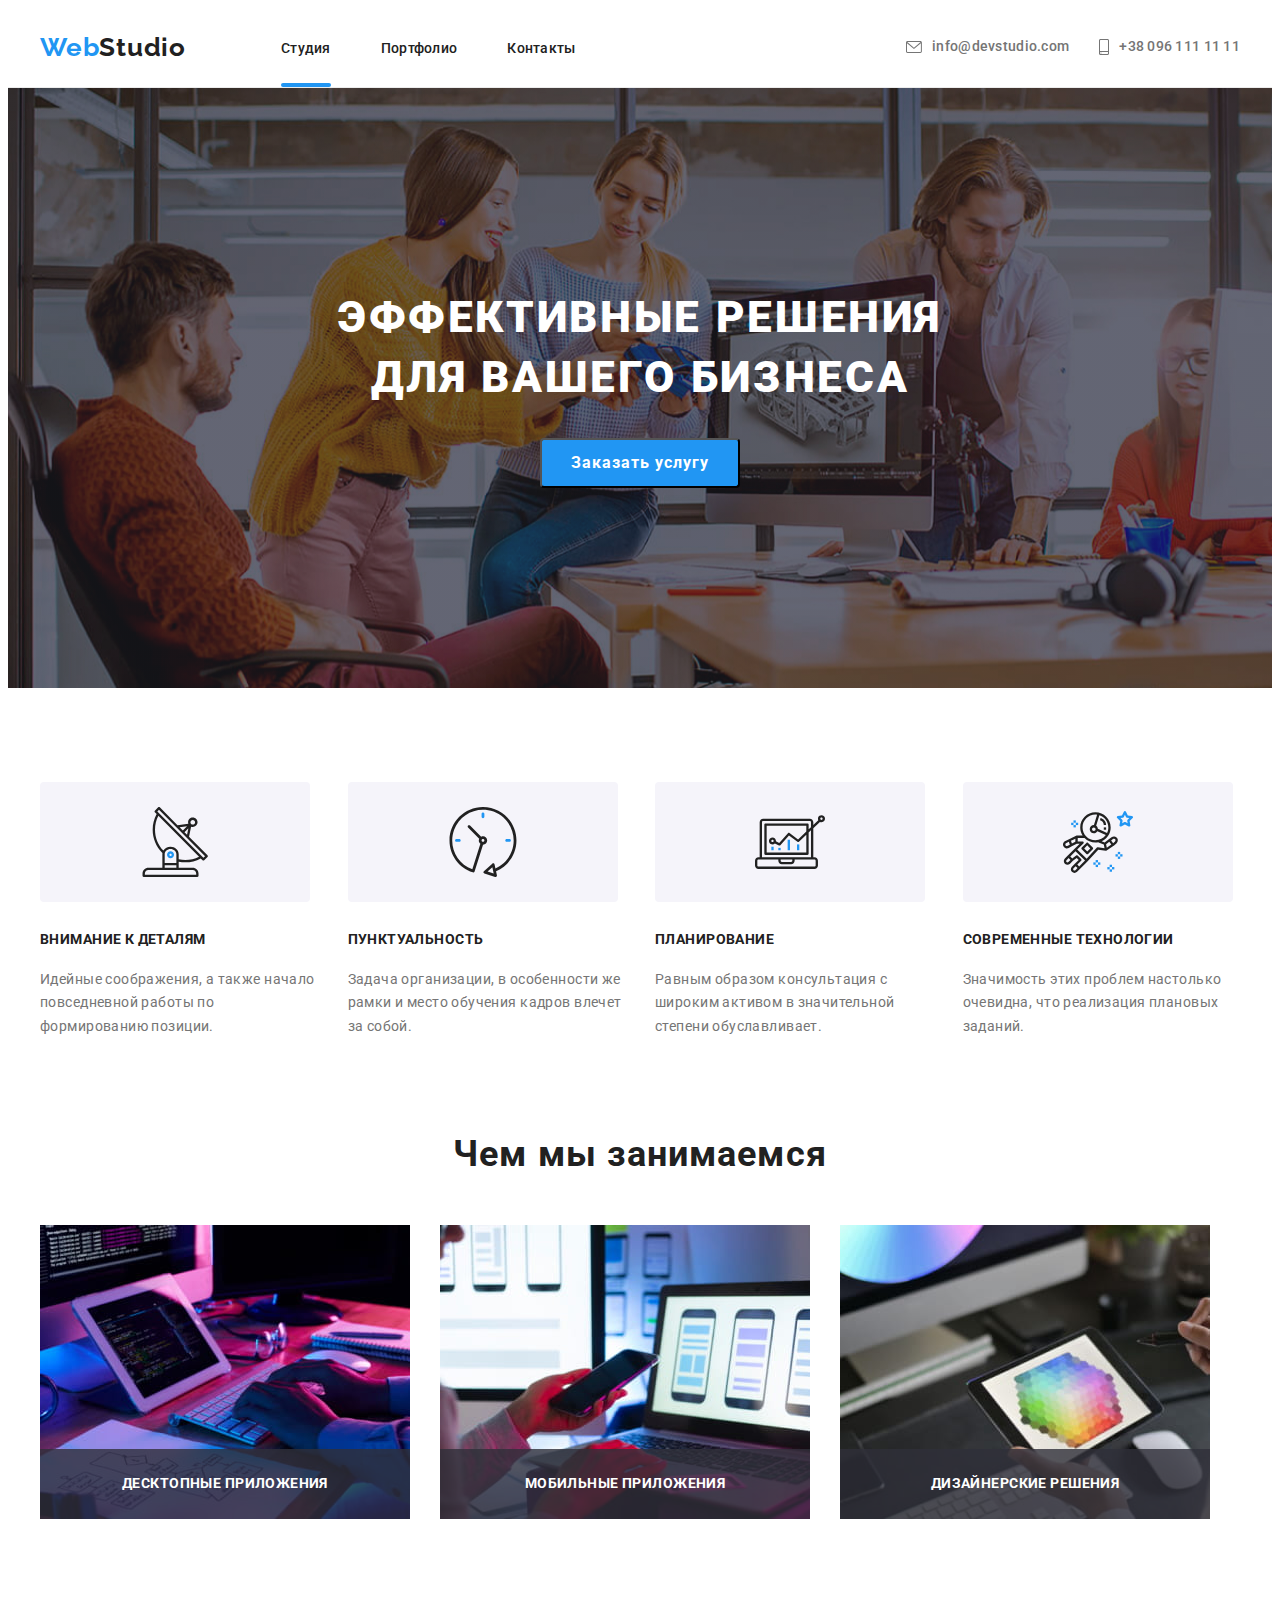
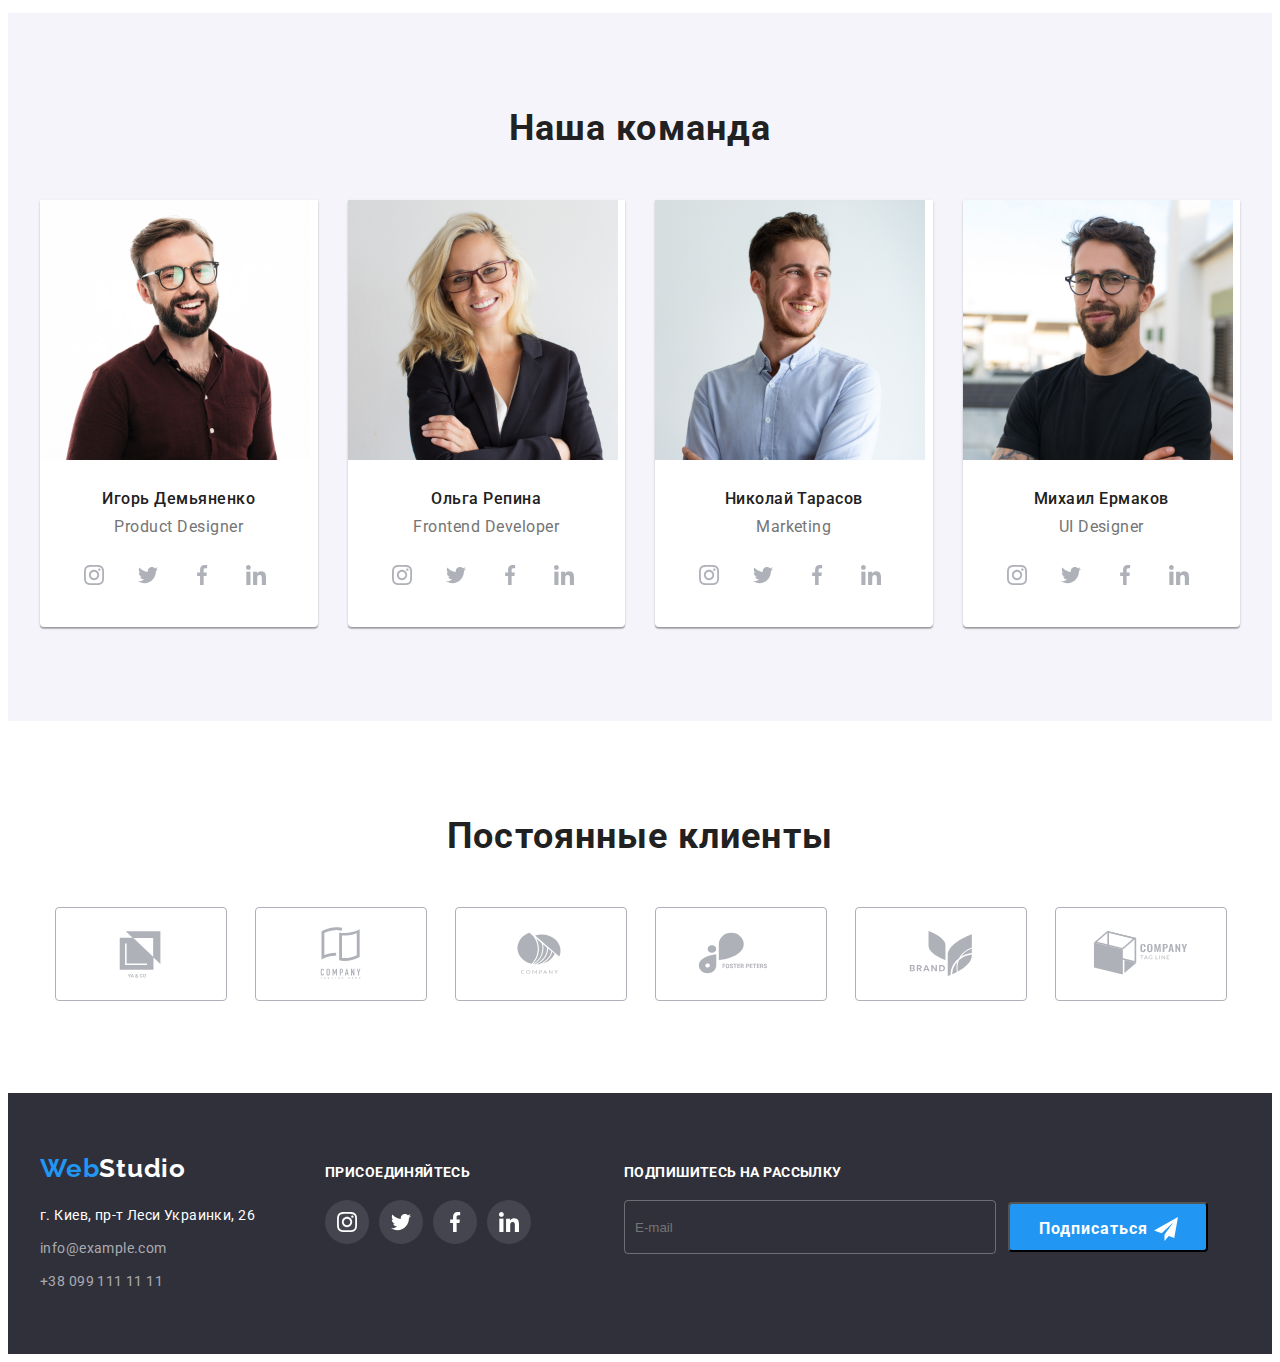
<file: index.html>
<!DOCTYPE html>
<html lang="ru">

<head>
    <meta charset="UTF-8">
    <meta http-equiv="X-UA-Compatible" content="IE=edge">
    <meta name="viewport" content="width=device-width, initial-scale=1.0">
    <title>Document</title>
    <link rel="preconnect" href="https://fonts.googleapis.com">
    <link rel="preconnect" href="https://fonts.gstatic.com" crossorigin>
    <link
        href="https://fonts.googleapis.com/css2?family=Raleway:wght@700&family=Roboto:wght@400;500;700;900&family=Tangerine:wght@700&display=swap"
        rel="stylesheet">
    <link rel="stylesheet" href="https://cdnjs.cloudflare.com/ajax/libs/modern-normalize/1.1.0/modern-normalize.min.css"
        integrity="sha512-wpPYUAdjBVSE4KJnH1VR1HeZfpl1ub8YT/NKx4PuQ5NmX2tKuGu6U/JRp5y+Y8XG2tV+wKQpNHVUX03MfMFn9Q=="
        crossorigin="anonymous" referrerpolicy="no-referrer" />
    <link rel="stylesheet" href="./css/styles.css">
</head>

<body>
    <header class="header-style">
        <div class="container header-container">
            <nav class="header-left">
                <a class="logo link" href=""><span class="logo-blue">Web</span>Studio</a>
                <ul class="menu list">
                    <li class="menu-list"><a class="link menu-item active-page" href="./index.html">Студия</a></li>
                    <li class="menu-list"><a class="link menu-item" href="./portfolio.html">Портфолио</a></li>
                    <li class="menu-list"><a class="link menu-item" href="">Контакты</a></li>
                </ul>
            </nav>
            <ul class="list contacts">
                <li class="list-contacts">
                    <a class="link contacts-item" href="mailto:info@devstudio.com">
                        <svg class="contacts-icon" width="16" height="12">
                            <use href="./images/symbol-defs.svg#icon-envelope-hover"></use>
                        </svg>
                        info@devstudio.com
                    </a>
                </li>
                <li class="list-contacts">
                    <a class="link contacts-item" href="tel:380961111111">
                        <svg class="contacts-icon" width="10" height="16">
                            <use href="./images/symbol-defs.svg#icon-smartphone"></use>
                        </svg>
                        +38 096 111 11 11</a>
                </li>
            </ul>
        </div>
    </header>
    <main>
        <section class="hero">
            <div class="container">
                <h1 class="title hero-title">Эффективные решения для вашего бизнеса</h1>
                <button class="hero-button" type="button" data-modal-open>Заказать услугу</button>
            </div>
        </section>
        <section class="benefits section">
            <div class="container">
                <h2 hidden>Наши особенности</h2>
                <ul class="list benefits-list">
                    <li class="benefits-item">
                        <div class="icon-container">
                            <svg class="benefits-icon">
                                <use href="./images/symbol-defs.svg#icon-group" width="70" height="70">
                                </use>
                            </svg>
                        </div>
                        <p class="benefits-text-title">Внимание к деталям</p>
                        <p class="benefits-item-text">Идейные соображения, а также начало повседневной работы по
                            формированию
                            позиции.</p>
                    </li>
                    <li class="benefits-item">
                        <div class="icon-container">
                            <svg class="benefits-icon">
                                <use href="./images/symbol-defs.svg#icon-clock" width="70" height="70">
                                </use>
                            </svg>
                        </div>
                        <p class="benefits-text-title">Пунктуальность</p>
                        <p class="benefits-item-text">Задача организации, в особенности же рамки и место обучения
                            кадров влечет
                            за собой.</p>
                    </li>
                    <li class="benefits-item">
                        <div class="icon-container">
                            <svg class="benefits-icon">
                                <use href="./images/symbol-defs.svg#icon-diagram" width="70" height="70">
                                </use>
                            </svg>
                        </div>
                        <p class="benefits-text-title">Планирование</p>
                        <p class="benefits-item-text">Равным образом консультация с широким активом в значительной
                            степени
                            обуславливает.</p>
                    </li>
                    <li class="benefits-item">
                        <div class="icon-container">
                            <svg class="benefits-icon">
                                <use href="./images/symbol-defs.svg#icon-astronaut" width="70" height="70">
                                </use>
                            </svg>
                        </div>
                        <p class="benefits-text-title">Современные технологии</p>
                        <p class="benefits-item-text">Значимость этих проблем настолько очевидна, что реализация
                            плановых
                            заданий.</p>
                    </li>
                </ul>
            </div>
        </section>
        <section class="what-we-do section">
            <div class="container">
                <h2 class="title what-we-do-title">Чем мы занимаемся</h2>
                <ul class="what-we-do-list list">
                    <li class="what-we-do-item">
                        <div class="what-we-do-div">
                            <img src="./images/box1.jpg" alt="печать на клавиатуре" width="370" height="294">
                            <p class="what-we-do-text">Десктопные приложения</p>
                        </div>
                    </li>
                    <li class="what-we-do-item">   
                        <div class="what-we-do-div">
                            <img src="./images/box2.jpg" alt="просмотр интерфейса телефонов" width="370" height="294">
                            <p class="what-we-do-text">Мобильные приложения</p>
                        </div>
                    </li>
                    <li class="what-we-do-item">
                            <div class="what-we-do-div">
                            <img src="./images/box3.jpg" alt="палитра цветов" width="370" height="294">
                                <p class="what-we-do-text">Дизайнерские решения</p>
                            </div>
                    </li>
                </ul>
            </div>
        </section>
        <section class="our-team section">
            <div class="container">
                <h2 class="title our-team-title">Наша команда</h2>
                <ul class="our-team-list list">
                    <li class="our-team-item">
                        <img src="./images/teammember1.jpg" alt="фото Игоря Демьяненко" width="270" height="260">
                        <div class="our-team-description">
                            <h3 class="title our-team-name">Игорь Демьяненко</h3>
                            <p class="our-team-text" lang="en">Product Designer</p>
                            <ul class="list social-list">
                                <li class="social-icon-list">
                                    <a class="link social-link" href="" target="_blank"
                                        rel="noopener noreferrer">
                                        <svg class="social-icon" width="20" height="20">
                                            <use href="./images/symbol-defs.svg#icon-instagram">
                                            </use>
                                        </svg>
                                    </a>
                                </li>
                                <li class="social-icon-list">
                                    <a class="link social-link" href="" target="_blank"
                                        rel="noopener noreferrer">
                                        <svg class="social-icon" width="20" height="20">
                                            <use href="./images/symbol-defs.svg#icon-twitter">
                                            </use>
                                        </svg>
                                    </a>
                                </li>
                                <li class="social-icon-list">
                                    <a class="link social-link" href="" target="_blank"
                                        rel="noopener noreferrer">
                                        <svg class="social-icon" width="20" height="20">
                                            <use href="./images/symbol-defs.svg#icon-facebook">
                                            </use>
                                        </svg>
                                    </a>
                                </li>
                                <li class="social-icon-list">
                                    <a class="link social-link" href="" target="_blank"
                                        rel="noopener noreferrer">
                                        <svg class="social-icon" width="20" height="20">
                                            <use href="./images/symbol-defs.svg#icon-linkedin">
                                            </use>
                                        </svg>
                                    </a>
                                </li>
                            </ul>
                        </div>
                    </li>

                    <li class="our-team-item">
                        <img src="./images/teammember2.jpg" alt="фото Ольги Репиной" width="270" height="260">
                        <div class="our-team-description">
                            <h3 class="title our-team-name">Ольга Репина</h3>
                            <p class="our-team-text" lang="en">Frontend Developer</p>
                            <ul class="list social-list">
                                <li class="social-icon-list">
                                    <a class="link social-link" href="" target="_blank"
                                        rel="noopener noreferrer">
                                        <svg class="social-icon" width="20" height="20">
                                            <use href="./images/symbol-defs.svg#icon-instagram">
                                            </use>
                                        </svg>
                                    </a>
                                </li>
                                <li class="social-icon-list">
                                    <a class="link social-link" href="" target="_blank"
                                        rel="noopener noreferrer">
                                        <svg class="social-icon" width="20" height="20">
                                            <use href="./images/symbol-defs.svg#icon-twitter">
                                            </use>
                                        </svg>
                                    </a>
                                </li>
                                <li class="social-icon-list">
                                    <a class="link social-link" href="" target="_blank"
                                        rel="noopener noreferrer">
                                        <svg class="social-icon" width="20" height="20">
                                            <use href="./images/symbol-defs.svg#icon-facebook">
                                            </use>
                                        </svg>
                                    </a>
                                </li>
                                <li class="social-icon-list">
                                    <a class="link social-link" href="" target="_blank"
                                        rel="noopener noreferrer">
                                        <svg class="social-icon" width="20" height="20">
                                            <use href="./images/symbol-defs.svg#icon-linkedin">
                                            </use>
                                        </svg>
                                    </a>
                                </li>
                            </ul>
                        </div>
                    </li>

                    <li class="our-team-item">
                        <img src="./images/teammember3.jpg" alt="фото Николая Тарасова" width="270" height="260">
                        <div class="our-team-description">
                            <h3 class="title our-team-name">Николай Тарасов</h3>
                            <p class="our-team-text" lang="en">Marketing</p>
                            <ul class="list social-list">
                                <li class="social-icon-list">
                                    <a class="link social-link" href="" target="_blank"
                                        rel="noopener noreferrer">
                                        <svg class="social-icon" width="20" height="20">
                                            <use href="./images/symbol-defs.svg#icon-instagram">
                                            </use>
                                        </svg>
                                    </a>
                                </li>
                                <li class="social-icon-list">
                                    <a class="link social-link" href="" target="_blank"
                                        rel="noopener noreferrer">
                                        <svg class="social-icon" width="20" height="20">
                                            <use href="./images/symbol-defs.svg#icon-twitter">
                                            </use>
                                        </svg>
                                    </a>
                                </li>
                                <li class="social-icon-list">
                                    <a class="link social-link" href="" target="_blank"
                                        rel="noopener noreferrer">
                                        <svg class="social-icon" width="20" height="20">
                                            <use href="./images/symbol-defs.svg#icon-facebook">
                                            </use>
                                        </svg>
                                    </a>
                                </li>
                                <li class="social-icon-list">
                                    <a class="link social-link" href="" target="_blank"
                                        rel="noopener noreferrer">
                                        <svg class="social-icon" width="20" height="20">
                                            <use href="./images/symbol-defs.svg#icon-linkedin">
                                            </use>
                                        </svg>
                                    </a>
                                </li>
                            </ul>
                        </div>
                    </li>

                    <li class="our-team-item">
                        <img src="./images/teammember4.jpg" alt="фото Михаила Ермакова" width="270" height="260">
                        <div class="our-team-description">
                            <h3 class="title our-team-name">Михаил Ермаков</h3>
                            <p class="our-team-text" lang="en">UI Designer</p>
                            <ul class="list social-list">
                                <li class="social-icon-list">
                                    <a class="link social-link" href="" target="_blank"
                                        rel="noopener noreferrer">
                                        <svg class="social-icon" width="20" height="20">
                                            <use href="./images/symbol-defs.svg#icon-instagram">
                                            </use>
                                        </svg>
                                    </a>
                                </li>
                                <li class="social-icon-list">
                                    <a class="link social-link" href="" target="_blank"
                                        rel="noopener noreferrer">
                                        <svg class="social-icon" width="20" height="20">
                                            <use href="./images/symbol-defs.svg#icon-twitter">
                                            </use>
                                        </svg>
                                    </a>
                                </li>
                                <li class="social-icon-list">
                                    <a class="link social-link" href="" target="_blank"
                                        rel="noopener noreferrer">
                                        <svg class="social-icon" width="20" height="20">
                                            <use href="./images/symbol-defs.svg#icon-facebook">
                                            </use>
                                        </svg>
                                    </a>
                                </li>
                                <li class="social-icon-list">
                                    <a class="link social-link" href="" target="_blank"
                                        rel="noopener noreferrer">
                                        <svg class="social-icon" width="20" height="20">
                                            <use href="./images/symbol-defs.svg#icon-linkedin">
                                            </use>
                                        </svg>
                                    </a>
                                </li>
                            </ul>
                        </div>
                </ul>
        </section>
        <section class="our-clients section">
            <div class="container">
                <h2 class="title our-clients-title">Постоянные клиенты</h2>
                <ul class="list our-clients-list">
                    <li class="our-clients-item">
                        <a class="link our-clients-link" href="" target="_blank"
                                        rel="noopener noreferrer">
                            <svg class="our-clients-icon">
                                <use href="./images/symbol-defs.svg#icon-first-logo" width="106" height="60">
                                </use>
                            </svg>
                        </a>
                    </li>
                    <li class="our-clients-item">
                        <a class="link our-clients-link" href="" target="_blank"
                                        rel="noopener noreferrer">
                            <svg class="our-clients-icon">
                                <use href="./images/symbol-defs.svg#icon-second-logo" width="106" height="60">
                                </use>
                            </svg>
                        </a>
                    </li>
                    <li class="our-clients-item">
                        <a class="link our-clients-link" href="" target="_blank"
                                        rel="noopener noreferrer">
                            <svg class="our-clients-icon">
                                <use href="./images/symbol-defs.svg#icon-third-logo" width="106" height="60">
                                </use>
                            </svg>
                        </a>
                    </li>
                    <li class="our-clients-item">
                        <a class="link our-clients-link" href="" target="_blank"
                                        rel="noopener noreferrer">
                            <svg class="our-clients-icon">
                                <use href="./images/symbol-defs.svg#icon-fourth-logo" width="106" height="60">
                                </use>
                            </svg>
                        </a>
                    </li>
                    <li class="our-clients-item">
                        <a class="link our-clients-link" href="" target="_blank"
                                        rel="noopener noreferrer">
                            <svg class="our-clients-icon">
                                <use href="./images/symbol-defs.svg#icon-fifth-logo" width="106" height="60">
                                </use>
                            </svg>
                        </a>
                    </li>
                    <li class="our-clients-item">
                        <a class="link our-clients-link" href="" target="_blank"
                                        rel="noopener noreferrer">
                            <svg class="our-clients-icon">
                                <use href="./images/symbol-defs.svg#icon-sixth-logo" width="106" height="60">
                                </use>
                            </svg>
                        </a>
                    </li>
                </ul>

            </div>
        </section>
        <footer class="footer-style">
            <div class="container">
                <div class="footer-container">
                    <div class="footer-left">
                        <div class="footer-logo">
                            <a class="logo link" href="" target="_blank"
                                        rel="noopener noreferrer"><span class="logo-blue">Web</span></span><span
                                    class="logo-white">Studio</span></a>
                        </div>
                        <address>
                            <ul class="address-list list">
                                <li class="address-address">
                                    <a class="link" href="https://goo.gl/maps/FMJH3Uk64QD2wsx58" target="_blank"
                                        rel="noopener noreferrer">г.
                                        Киев, пр-т Леси Украинки, 26</a>
                                </li>
                                <li class="address-item">
                                    <a class="link address-link" href="mailto:info@example.com" target="_blank"
                                        rel="noopener noreferrer">info@example.com</a>
                                </li>
                                <li class="address-item">
                                    <a class="link address-link" href="tel:+380991111111" target="_blank"
                                        rel="noopener noreferrer">+38 099 111 11 11</a>
                                </li>
                            </ul>
                        </address>
                    </div>
                    <div class="footer-right">
                        <h4 class="footer-title">присоединяйтесь</h4>
                        <ul class="list footer-icon-list">
                            <li class="footer-icon-item">
                                <a href="" class="footer-icon-link" target="_blank"
                                        rel="noopener noreferrer">
                                    <svg class="footer-icon" width="20" height="20">
                                        <use href="./images/symbol-defs.svg#icon-instagram">
                                        </use>
                                    </svg>
                                </a>
                            </li>
                            <li class="footer-icon-item">
                                <a href="" class="footer-icon-link" target="_blank"
                                        rel="noopener noreferrer">
                                    <svg class="footer-icon" width="20" height="20">
                                        <use href="./images/symbol-defs.svg#icon-twitter">
                                        </use>
                                    </svg>
                                </a>
                            </li>
                            <li class="footer-icon-item">
                                <a href="" class="footer-icon-link" target="_blank"
                                        rel="noopener noreferrer">
                                    <svg class="footer-icon" width="20" height="20">
                                        <use href="./images/symbol-defs.svg#icon-facebook">
                                        </use>
                                    </svg>
                                </a>
                            </li>
                            <li class="footer-icon-item">
                                <a href="" class="footer-icon-link" target="_blank"
                                        rel="noopener noreferrer">
                                    <svg class="footer-icon" width="20" height="20">
                                        <use href="./images/symbol-defs.svg#icon-linkedin">
                                        </use>
                                    </svg>
                                </a>
                            </li>
                        </ul>
                    </div>
                    <div class="footer-subscribe">
                        <h4 class="footer-title">Подпишитесь на рассылку</h4>
                        <form class="subscription-form">
                            <label for="email"></label>
                            <input type="text" class="email-field" id="email" placeholder="E-mail">
                            <button type="submit" class="subscribe-button">
                                Подписаться
                                <svg class="subscribe-icon" width="24" height="24">
                                    <use href="./images/symbol-defs.svg#icon-icon-send"></use>
                                </svg>
                            </button>
                        </form>
                    </div>

                </div>


            </div>
        </footer>
                <div class="backdrop is-hidden" data-modal>
                    <div class="modal">
                        <button type="button" class="modal-close-button" data-modal-close>
                            <svg class="modal-icon" width="11" height="11">
                                <use href="./images/symbol-defs.svg#icon-cross">
                                </use>
                            </svg>
                        </button>
                        <h3 class="registration-title">Оставьте свои данные, мы вам перезвоним</h3>
                        <form class="registration-form">
                            <div class="registration-div">
                                <label for="name" class="registration-label">Имя</label>
                                <span class="registration-input">
                                <input type="text" id="name" class="registration-field">
                                <svg class="registration-icon" width="12" height="12">
                                    <use href="./images/symbol-defs.svg#icon-person-black"></use>
                                </svg>
                                </span>
                            </div>
                            
                            <div class="registration-div">
                                <label for="phone" class="registration-label">Телефон</label>
                                <span class="registration-input">
                                <input type="tel" id="phone" class="registration-field">
                                <svg class="registration-icon" width="13" height="13">
                                    <use href="./images/symbol-defs.svg#icon-phone-black"></use>
                                </svg>
                                </span>
                            </div>
                            
                            <div class="registration-div">
                                <label for="registration-email" class="registration-label">
                                    Почта</label>
                                <span class="registration-input">
                                <input type="email" id="registration-email" class="registration-field">
                                <svg class="registration-icon" width="15" height="12">
                                    <use href="./images/symbol-defs.svg#icon-mail-black"></use>
                                </svg>
                                </span>
                            </div>
                            <div class="registration-div">
                                <label for="comment" class="registration-label">Комментарий</label>
                                <textarea name="additional-comment" id="comment" placeholder="Введите текст" class="registration-comment"></textarea>
                            </div>
                            <div class="registration-div">
                                <input type="checkbox" class="visually-hidden checkbox" name="policy" id="checkbox-agreed">
                                <label for="checkbox-agreed" class="checkbox-text">
                                    <span class="check-custom">
                                        <svg width="11" height="8">
                                            <use href="./images/symbol-defs.svg#icon-icon-check"></use>
                                        </svg>
                                    </span>
                                    Соглашаюсь с рассылкой и принимаю <a href="" class="policy-link"> Условия договора</a></label>
                            </div>
                            
                            <button type="submit" class="modal-button">
                                Отправить
                            </button>

                        </form>
                    </div>
                </div>
    </main>
    <script src="./js/modal.js"></script>
</body>

</html>
</file>
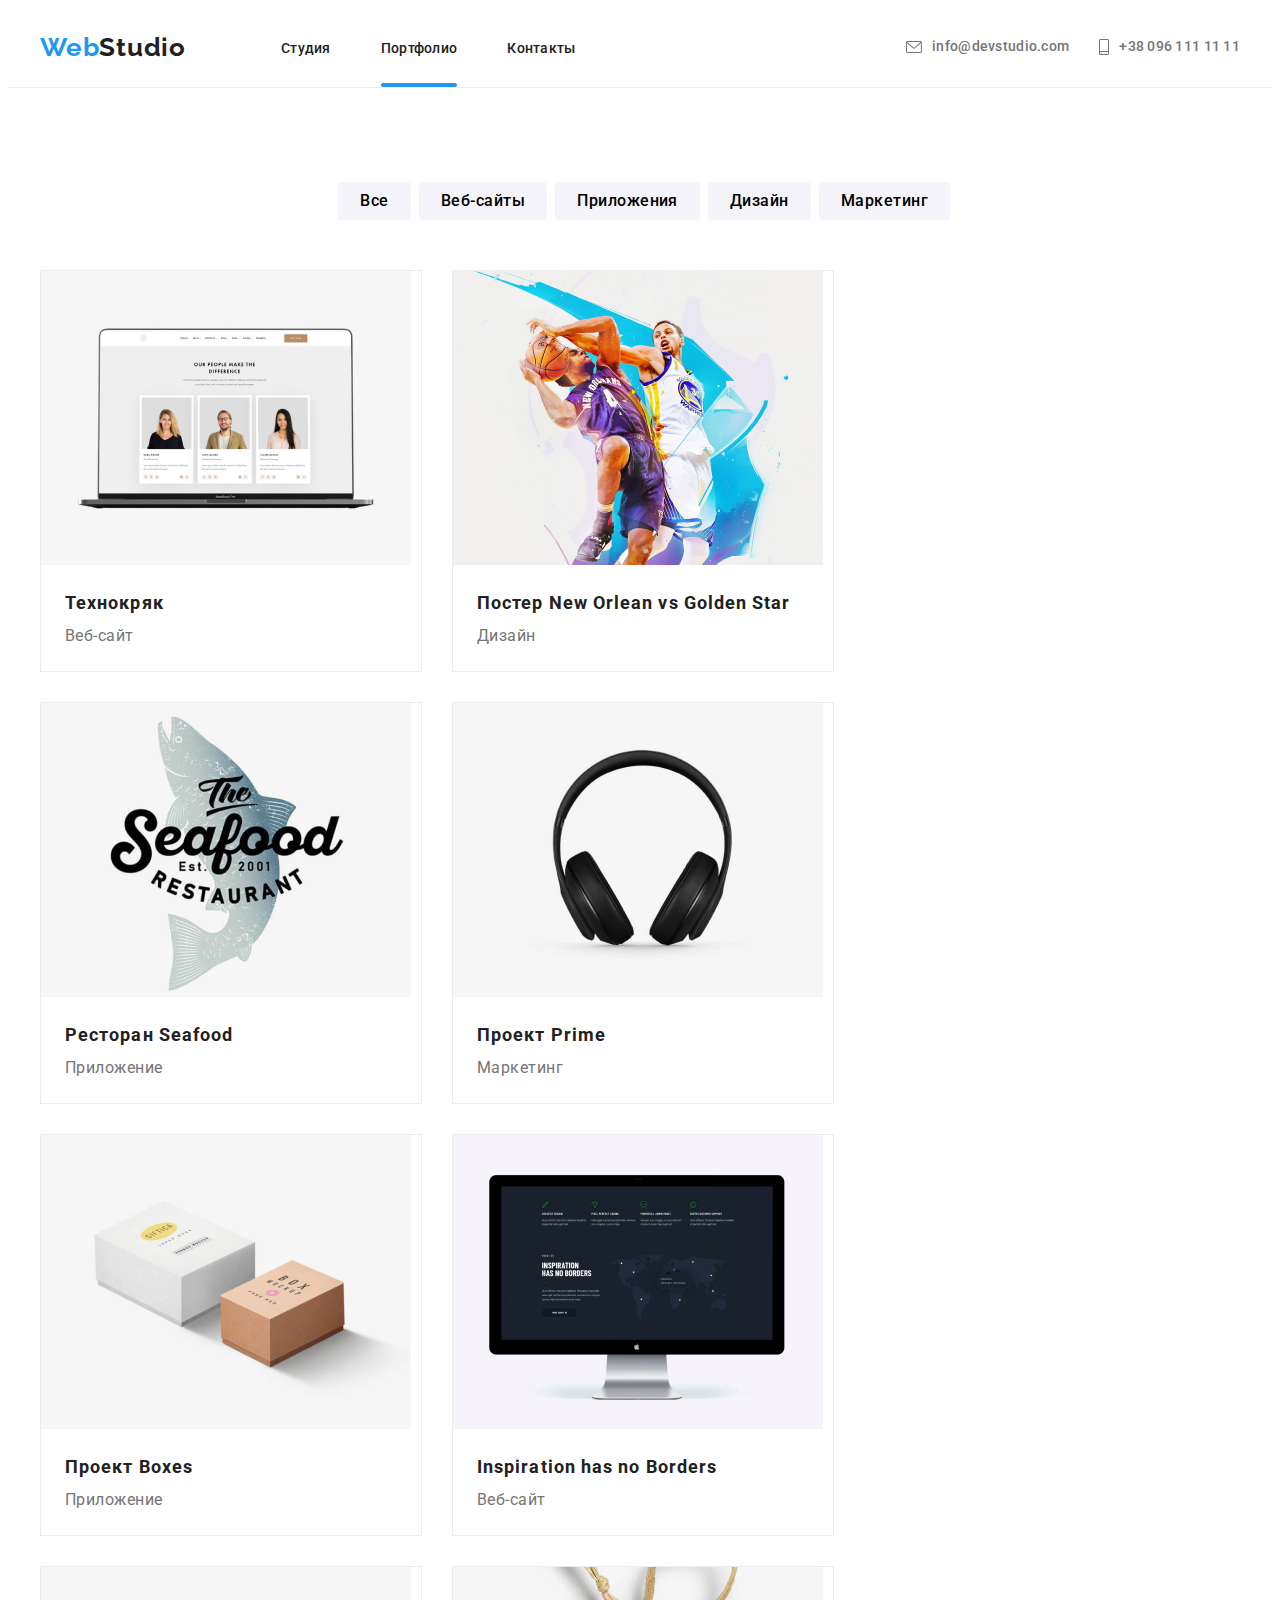
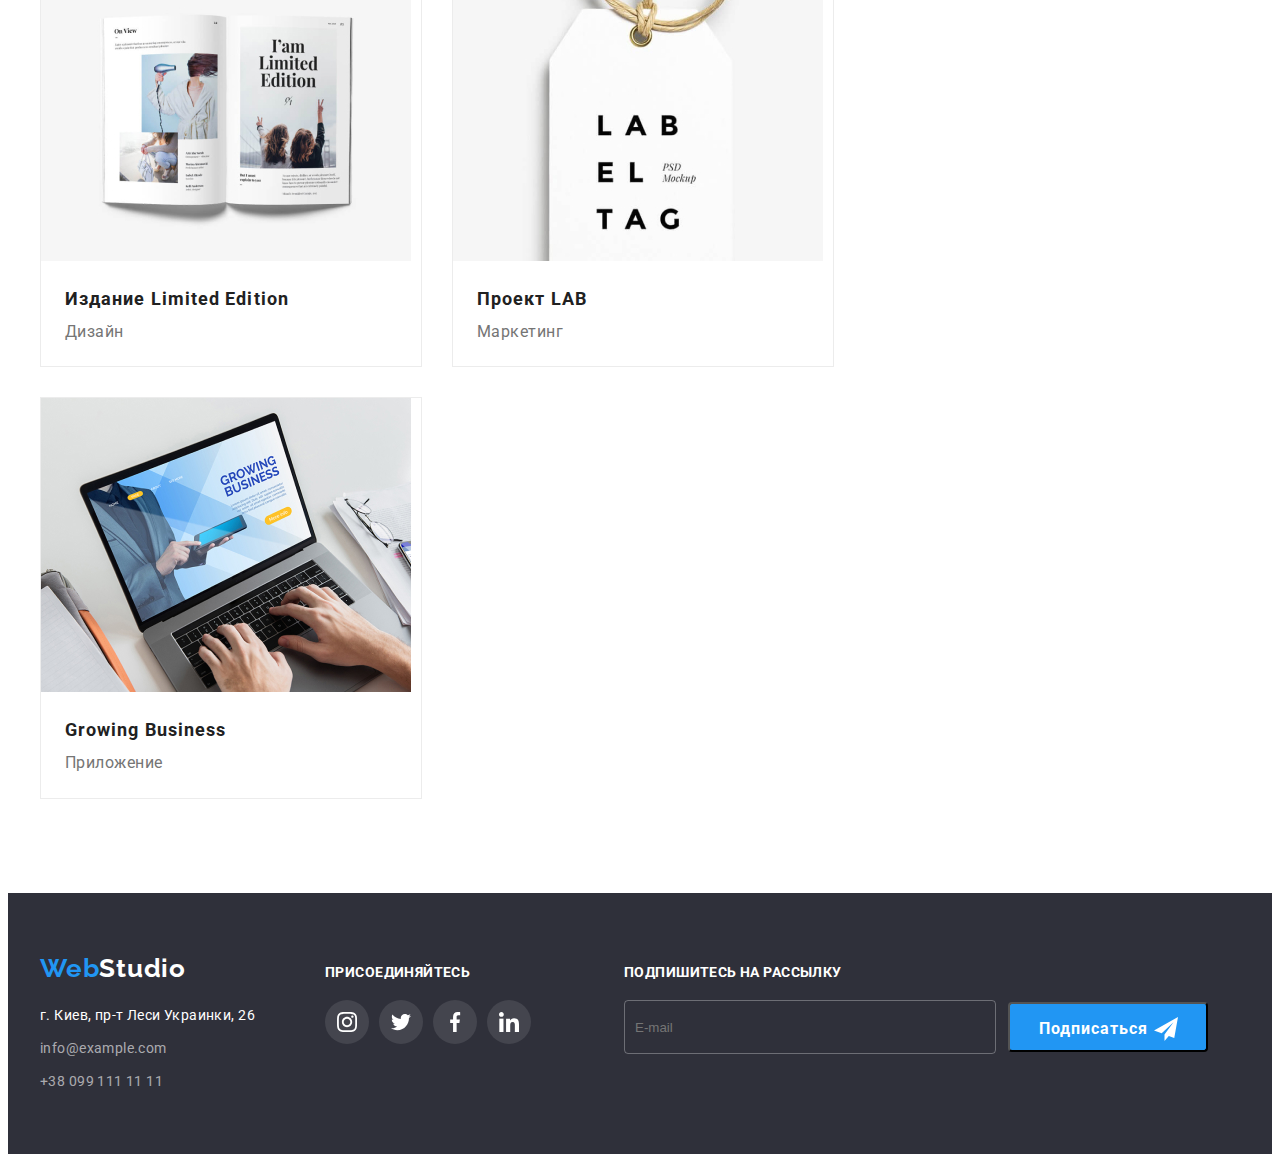
<file: portfolio.html>
<!DOCTYPE html>
<html lang="ru">

<head>
    <meta charset="UTF-8">
    <meta http-equiv="X-UA-Compatible" content="IE=edge">
    <meta name="viewport" content="width=device-width, initial-scale=1.0">
    <title>Document</title>
    <link rel="preconnect" href="https://fonts.googleapis.com">
    <link rel="preconnect" href="https://fonts.gstatic.com" crossorigin>
    <link
        href="https://fonts.googleapis.com/css2?family=Raleway:wght@700&family=Roboto:wght@400;500;700;900&family=Tangerine:wght@700&display=swap"
        rel="stylesheet">
    <link rel="stylesheet" href="https://cdnjs.cloudflare.com/ajax/libs/modern-normalize/1.1.0/modern-normalize.min.css"
        integrity="sha512-wpPYUAdjBVSE4KJnH1VR1HeZfpl1ub8YT/NKx4PuQ5NmX2tKuGu6U/JRp5y+Y8XG2tV+wKQpNHVUX03MfMFn9Q=="
        crossorigin="anonymous" referrerpolicy="no-referrer" />
    <link rel="stylesheet" href="./css/styles.css">
</head>

<body>
    <header class="header-style">
        <div class="container header-container">
            <nav class="header-left">
                <a class="logo link" href=""><span class="logo-blue">Web</span>Studio</a>
                <ul class="menu list">
                    <li class="menu-list"><a class="link menu-item" href="./index.html">Студия</a></li>
                    <li class="menu-list"><a class="link menu-item active-page" href="./portfolio.html">Портфолио</a></li>
                    <li class="menu-list"><a class="link menu-item" href="">Контакты</a></li>
                </ul>
            </nav>
            <ul class="list contacts">
                <li class="list-contacts">
                    <a class="link contacts-item" href="mailto:info@devstudio.com">
                        <svg class="contacts-icon" width="16" height="12">
                            <use href="./images/symbol-defs.svg#icon-envelope-hover"></use>
                        </svg>
                        info@devstudio.com
                    </a>
                </li>
                <li class="list-contacts">
                    <a class="link contacts-item" href="tel:380961111111">
                        <svg class="contacts-icon" width="10" height="16">
                            <use href="./images/symbol-defs.svg#icon-smartphone"></use>
                        </svg>
                        +38 096 111 11 11</a>
                </li>
            </ul>
        </div>


    </header>
    <main>
        <section class="portfolio section">
            <div class="container">
                <h1 hidden>Портфолио</h1>
                <div class="portfolio-nav-container">
                    <ul class="list portfolio-nav-list">
                        <li>
                            <button class="portfolio-button" type="button">Все</button>
                        </li>
                        <li>
                            <button class="portfolio-button" type="button">Веб-сайты</button>
                        </li>
                        <li>
                            <button class="portfolio-button" type="button">Приложения</button>
                        </li>
                        <li>
                            <button class="portfolio-button" type="button">Дизайн</button>
                        </li>
                        <li>
                            <button class="portfolio-button" type="button">Маркетинг</button>
                        </li>
                    </ul>
                </div>
                <div class="portfolio-main-container">
                    <ul class="list portfolio-list">
                        <li class="portfolio-item">
                            <div class="portfolio-thumb">
                            <a class="link portfolio-link" href="" target="_blank"
                                        rel="noopener noreferrer">
                                <img src="./images/portfolio1.jpg" width="370"
                                    height="294" alt="Экран ноутбука с сотрудниками">
                                    <div class="portfolio-overlay">
                                        <p>Технокряк это современная площадка распространения коронавируса. Компании используют эту
                                            платформу для цифрового
                                            шпионажа и атак на защищённые сервера конкурентов.</p>
                                    </div>
                                </div>
                                <div class="portfolio-description">
                                    <h2 class="title portfolio-title">Технокряк</h2>
                                    <p class="portfolio-type">Веб-сайт</p>    
                                </div>
                            </a>
                        </li>
                        <li class="portfolio-item">
                            <div class="portfolio-thumb">
                                    <a class="link portfolio-link" href="" target="_blank"
                                        rel="noopener noreferrer"><img src="./images/portfolio2.jpg" width="370" height="294"
                                         alt="Нарисованные баскетболисты">
                                    <div class="portfolio-overlay">
                                        <p>Технокряк это современная площадка распространения коронавируса. Компании используют эту
                                    платформу для цифрового
                                    шпионажа и атак на защищённые сервера конкурентов.</p>
                                    </div>
                            </div>
                                <div class="portfolio-description">
                                    <h2 class="title portfolio-title">Постер <span lang="en">New Orlean vs Golden
                                            Star</span></h2>
                                    <p class="portfolio-type">Дизайн</p>
                                </div>
                            </a>
                        </li>
                        <li class="portfolio-item">
                            <div class="portfolio-thumb">
                                <a class="link portfolio-link" href="" target="_blank"
                                        rel="noopener noreferrer">
                                    <img src="./images/portfolio3.jpg" width="370" height="294" alt="Эмблема ресторана с рыбой">
                                    <div class="portfolio-overlay">
                                        <p>Технокряк это современная площадка распространения коронавируса. Компании используют эту
                                            платформу для цифрового
                                            шпионажа и атак на защищённые сервера конкурентов.</p>
                                    </div>
                            </div>
                            
                                <div class="portfolio-description">
                                    <h2 class="title portfolio-title">Ресторан <span lang="en">Seafood</span></h2>
                                    <p class="portfolio-type">Приложение</p>
                                </div>
                            </a>
                        </li>
                        <li class="portfolio-item">
                            <div class="portfolio-thumb">
                                <a class="link portfolio-link" href="" target="_blank"
                                        rel="noopener noreferrer">
                                    <img src="./images/portfolio4.jpg" width="370" height="294" alt="Наушники">
                                    <div class="portfolio-overlay">
                                        <p>Технокряк это современная площадка распространения коронавируса. Компании используют эту
                                            платформу для цифрового
                                            шпионажа и атак на защищённые сервера конкурентов.</p>
                                    </div>
                            </div>
                            
                                <div class="portfolio-description">
                                    <h2 class="title portfolio-title">Проект <span lang="en">Prime</span></h2>
                                    <p class="portfolio-type">Маркетинг</p>
                                </div>
                            </a>
                        </li>
                        <li class="portfolio-item">
                            <div class="portfolio-thumb">
                                <a class="link portfolio-link" href="" target="_blank"
                                        rel="noopener noreferrer">
                                    <img src="./images/portfolio5.jpg" width="370" height="294" alt="Две коробки">
                                    <div class="portfolio-overlay">
                                        <p>Технокряк это современная площадка распространения коронавируса. Компании используют эту
                                            платформу для цифрового
                                            шпионажа и атак на защищённые сервера конкурентов.</p>
                                    </div>
                            </div>
                            
                                <div class="portfolio-description">
                                    <h2 class="title portfolio-title">Проект <span lang="en">Boxes</span></h2>
                                    <p class="portfolio-type">Приложение</p>
                                </div>
                            </a>
                        </li>
                        <li class="portfolio-item">
                            <div class="portfolio-thumb">
                                <a class="link portfolio-link" href="" target="_blank"
                                        rel="noopener noreferrer">
                                    <img src="./images/portfolio6.jpg" width="370" height="294" alt="Экран компьютера">
                                    <div class="portfolio-overlay">
                                        <p>Технокряк это современная площадка распространения коронавируса. Компании используют эту
                                            платформу для цифрового
                                            шпионажа и атак на защищённые сервера конкурентов.</p>
                                    </div>
                            </div>
                            
                                <div class="portfolio-description">
                                    <h2 class="title portfolio-title" lang="en">Inspiration has no Borders</h2>
                                    <p class="portfolio-type">Веб-сайт</p>
                                </div>
                            </a>
                        </li>
                        <li class="portfolio-item">
                            <div class="portfolio-thumb">
                                <a class="link portfolio-link" href="" target="_blank"
                                        rel="noopener noreferrer">
                                    <img src="./images/portfolio7.jpg" width="370" height="294" alt="Раскрытые страницы журнала">
                                    <div class="portfolio-overlay">
                                        <p>Технокряк это современная площадка распространения коронавируса. Компании используют эту
                                            платформу для цифрового
                                            шпионажа и атак на защищённые сервера конкурентов.</p>
                                    </div>
                            </div>
                            
                                <div class="portfolio-description">
                                    <h2 class="title portfolio-title">Издание <span lang="en">Limited Edition</span>
                                    </h2>
                                    <p class="portfolio-type">Дизайн</p>
                                </div>
                            </a>
                        </li>
                        <li class="portfolio-item">
                            <div class="portfolio-thumb">
                                <a class="link portfolio-link" href="" target="_blank"
                                        rel="noopener noreferrer">
                                    <img src="./images/portfolio8.jpg" width="370" height="294" alt="Ярлык">
                                    <div class="portfolio-overlay">
                                        <p>Технокряк это современная площадка распространения коронавируса. Компании используют эту
                                            платформу для цифрового
                                            шпионажа и атак на защищённые сервера конкурентов.</p>
                                    </div>
                            </div>
                            
                                <div class="portfolio-description">
                                    <h2 class="title portfolio-title">Проект <span lang="en">LAB</span></h2>
                                    <p class="portfolio-type">Маркетинг</p>
                                </div>
                            </a>
                        </li>
                        <li class="portfolio-item">
                            <div class="portfolio-thumb">
                                <a class="link portfolio-link" href="" target="_blank"
                                        rel="noopener noreferrer">
                                    <img src="./images/portfolio9.jpg" width="370" height="294" alt="Печать на ноутбуке">
                                    <div class="portfolio-overlay">
                                        <p>Технокряк это современная площадка распространения коронавируса. Компании используют эту
                                            платформу для цифрового
                                            шпионажа и атак на защищённые сервера конкурентов.</p>
                                    </div>
                            </div>
                            
                                <div class="portfolio-description">
                                    <h2 class="title portfolio-title" lang="en">Growing Business</h2>
                                    <p class="portfolio-type">Приложение</p>
                                </div>
                            </a>
                        </li>
                    </ul>
                </div>
            </div>
        </section>
        <footer class="footer-style">
            <div class="container">
                <div class="footer-container">
                    <div class="footer-left">
                        <div class="footer-logo">
                            <a class="logo link" href=""><span class="logo-blue">Web</span></span><span
                                    class="logo-white">Studio</span></a>
                        </div>
                        <address>
                            <ul class="address-list list">
                                <li class="address-address">
                                    <a class="link" href="https://goo.gl/maps/FMJH3Uk64QD2wsx58" target="_blank"
                                        rel="noopener noreferrer">г.
                                        Киев, пр-т Леси Украинки, 26</a>
                                </li>
                                <li class="address-item">
                                    <a class="link address-link" href="mailto:info@example.com">info@example.com</a>
                                </li>
                                <li class="address-item">
                                    <a class="link address-link" href="tel:+380991111111">+38 099 111 11 11</a>
                                </li>
                            </ul>
                        </address>
                    </div>
                    <div class="footer-right">
                        <h4 class="footer-title">присоединяйтесь</h4>
                        <ul class="list footer-icon-list">
                            <li class="footer-icon-item">
                                <a href="" class="footer-icon-link" target="_blank"
                                        rel="noopener noreferrer">
                                    <svg class="footer-icon" width="20" height="20">
                                        <use href="./images/symbol-defs.svg#icon-instagram">
                                        </use>
                                    </svg>
                                </a>
                            </li>
                            <li class="footer-icon-item">
                                <a href="" class="footer-icon-link" target="_blank"
                                        rel="noopener noreferrer">
                                    <svg class="footer-icon" width="20" height="20">
                                        <use href="./images/symbol-defs.svg#icon-twitter">
                                        </use>
                                    </svg>
                                </a>
                            </li>
                            <li class="footer-icon-item">
                                <a href="" class="footer-icon-link" target="_blank"
                                        rel="noopener noreferrer">
                                    <svg class="footer-icon" width="20" height="20">
                                        <use href="./images/symbol-defs.svg#icon-facebook">
                                        </use>
                                    </svg>
                                </a>
                            </li>
                            <li class="footer-icon-item">
                                <a href="" class="footer-icon-link" target="_blank"
                                        rel="noopener noreferrer">
                                    <svg class="footer-icon" width="20" height="20">
                                        <use href="./images/symbol-defs.svg#icon-linkedin">
                                        </use>
                                    </svg>
                                </a>
                            </li>
                        </ul>
                    </div>
                    <div class="footer-subscribe">
                        <h4 class="footer-title">Подпишитесь на рассылку</h4>
                        <form class="subscription-form">
                            <label for="email"></label>
                            <input type="text" class="email-field" id="email" placeholder="E-mail">
                            <button type="submit" class="subscribe-button">
                                Подписаться
                                <svg class="subscribe-icon" width="24" height="24">
                                    <use href="./images/symbol-defs.svg#icon-icon-send"></use>
                                </svg>
                            </button>
                        </form>
                    </div>

                </div>


            </div>
        </footer>
    
    </main>
</body>
</file>
<file: css/styles.css>
:root {
  --main-color: #757575;
  --title-color: #212121;
  --accent-color: #2196f3;
  --background-color: #2f303a;
  --border-color: 1px solid #ececec;
  --icon-color: #afb1b8;
  --transition-cubic: cubic-bezier(0.4, 0, 0.2, 1);
}

body {
  font-family: Roboto, sans-serif;
  color: #757575;
}
p,
h1,
h2,
h3,
h4,
h5,
h6 {
  margin-top: 0px;
  margin-bottom: 0;
}
ul {
  margin-top: 0;
  margin-bottom: 0;
  padding-left: 0;
}
img {
  display: block;
  max-width: 100%;
}
.visually-hidden {
  position: absolute;
  width: 1px;
  height: 1px;
  margin: -1px;
  padding: 0;
  overflow: hidden;
  border: 0;
  clip: rect(0 0 0 0);
}
.container {
  width: 1200px;
  padding-left: 15px;
  padding-right: 15px;
  margin: 0 auto;
}

.link {
  text-decoration: none;
  font-style: normal;
}
.list {
  list-style: none;
}

.title {
  color: var(--title-color);
  font-weight: 700;
  font-size: 36px;
  line-height: 1.17;
  text-align: center;
  letter-spacing: 0.03em;
}

.section {
  padding-top: 94px;
  padding-bottom: 94px;
  /* outline: 1px solid teal; */
}

/* HEADER */
.header-style {
  border-bottom: 1px solid #ececec;
}
.header-container {
  display: flex;
  /* outline: 2px solid #000; */
}
.header-left {
  display: flex;
  align-items: center;
}
.header-container a {
  padding-top: 24px;
  padding-bottom: 24px;
}

.logo {
  letter-spacing: 0.03em;
  font-family: Raleway, sans-serif;
  color: var(--title-color);
  font-weight: 700;
  font-size: 26px;
  line-height: 1.19;
}

.logo-blue {
  color: var(--accent-color);
}
.menu {
  display: flex;
  margin-left: 95px;
}

.menu li:not(:first-child) {
  margin-left: 50px;
}

.menu-item {
  position: relative;
  padding-top: 32px;
  padding-bottom: 32px;
  color: #212121;
  font-weight: 500;
  font-size: 14px;
  line-height: 1.14;
  letter-spacing: 0.02em;
  cursor: pointer;
  transition: color 250ms var(--transition-cubic);
}

.menu-item:hover,
.menu-item:focus {
  color: var(--accent-color);
}

.active-page::after {
  content: "";
  position: absolute;
  display: block;
  left: 0;
  bottom: -7px;
  width: 100%;
  background-color: var(--accent-color);
  height: 4px;
  border-radius: 2px;
}

.contacts {
  display: flex;
  align-items: center;
  margin-left: auto;
}
.contacts li:not(:first-child) {
  margin-left: 30px;
}

.contacts-item {
  display: flex;
  color: var(--main-color);
  font-weight: 500;
  font-size: 14px;
  line-height: 1.14;
  letter-spacing: 0.02em;
  cursor: pointer;
  align-items: center;
  transition: color 250ms var(--transition-cubic);
}

.contacts-item:hover,
.contacts-item:focus {
  color: var(--accent-color);
}

.contacts-icon {
  margin-right: 10px;
  fill: currentColor;
}

/* -------------FOOTER----------- */
.footer-style {
  background-color: var(--background-color);
  border-top: 60px;
  padding-top: 60px;
  padding-bottom: 60px;
}

.footer-container {
  display: flex;
  align-items: baseline;
}
.footer-left {
  margin-right: 70px;
}
.logo-white {
  color: white;
}
.footer-logo {
  margin-bottom: 20px;
}
.address-address {
  margin-bottom: 9px;
}
.address-address > .link {
  font-size: 14px;
  line-height: 1.71;
  letter-spacing: 0.03em;
  color: #ffffff;
}
.address-item:not(:last-child) {
  margin-bottom: 9px;
}
.address-link {
  font-size: 14px;
  line-height: 1.71;
  letter-spacing: 0.03em;
  color: rgba(255, 255, 255, 0.6);
}
.footer-right {
  margin-right: 93px;
  width: 206px;
  height: 80px;
  align-items: baseline;
}
.footer-title {
  font-style: normal;
  font-weight: 700;
  font-size: 14px;
  line-height: 16px;
  letter-spacing: 0.03em;
  text-transform: uppercase;
  color: white;
  margin-bottom: 20px;
}
.footer-icon-list {
  display: flex;
  width: 206px;
  height: 44px;
}
.footer-icon-item:not(:last-child) {
  margin-right: 10px;
}
.footer-icon-link {
  display: flex;
  border-radius: 50%;
  background-color: rgba(255, 255, 255, 0.1);
  width: 44px;
  height: 44px;
  align-items: center;
  justify-content: center;
  transition: background-color 250ms var(--transition-cubic);
}

.footer-icon-link:hover,
.footer-icon-link:focus {
  background-color: var(--accent-color);
}

.footer-icon {
  fill: white;
  transition: fill 250ms var(--transition-cubic);
}

.subscription-form {
  display: flex;
  align-items: center;
  justify-content: center;
}

.email-field {
  display: inline-block;
  width: 358px;
  height: 50px;
  background-color: transparent;
  border: 1px solid rgba(255, 255, 255, 0.3);
  border-radius: 4px;
  padding-left: 10px;
  margin-right: 12px;
  outline: none;
  color: white;
}

.subscribe-button {
  position: relative;
  width: 200px;
  height: 50px;
  padding: 10px 62px 10px 29px;
  font-weight: 700;
  font-size: 16px;
  line-height: 1.88;
  display: inline-block;
  font-family: Roboto, sans-serif;
  letter-spacing: 0.06em;
  color: white;
  background-color: var(--accent-color);
  border-radius: 4px;
  cursor: pointer;
}

.subscribe-icon {
  position: absolute;
  top: 13px;
  right: 28px;
  margin-left: 10px;
}

/* ---------FIRST PAGE-------- */

/*----------HERO SECTION-----------*/
.hero {
  background-color: var(--background-color);
  padding-top: 200px;
  padding-bottom: 200px;
  background-image: linear-gradient(
      to right,
      rgba(47, 48, 58, 0.4),
      rgba(47, 48, 58, 0.4)
    ),
    url("../images/Img.jpg");
}
.hero-title {
  color: #ffffff;
  font-weight: 900;
  font-size: 44px;
  line-height: 1.36;
  letter-spacing: 0.06em;
  text-transform: uppercase;
  width: 696px;
  margin-left: auto;
  margin-right: auto;
}
.hero-button {
  display: block;
  margin-top: 30px;
  margin-left: auto;
  margin-right: auto;
  font-weight: 700;
  font-size: 16px;
  line-height: 1.87;
  text-align: center;
  font-family: Roboto, sans-serif;
  width: 200px;
  height: 50px;
  border-radius: 4px;
  letter-spacing: 0.06em;
  color: #ffffff;
  background-color: var(--accent-color);
  cursor: pointer;
}

/* -------BENEFITS------------ */

.benefits-list {
  display: flex;
}
.benefits-item {
  flex-basis: calc(100% / 4);
}
.benefits-item:not(:first-child) {
  margin-left: 30px;
}
.benefits-text-title {
  color: var(--title-color);
  font-weight: 700;
  font-size: 14px;
  line-height: 1.14;
  letter-spacing: 0.03em;
  text-transform: uppercase;
  margin-bottom: 20px;
}
.benefits-item-text {
  font-size: 14px;
  line-height: 1.71;
  letter-spacing: 0.03em;
}
.icon-container {
  display: flex;
  margin-bottom: 30px;
  width: 270px;
  height: 120px;
  background-color: #f5f4fa;
  border-radius: 4px;
  align-items: center;
  justify-content: center;
}

.benefits-icon {
  width: 70px;
  height: 70px;
}
/* ---------WHAT ARE WE DOING----------- */
.what-we-do {
  padding-top: 0;
}

.what-we-do-title {
  margin-bottom: 50px;
}

.what-we-do-list {
  display: flex;
  flex-basis: calc(100% / 3 - 30px);
}

.what-we-do-item img {
  display: block;
  max-width: 100%;
  height: auto;
}
.what-we-do-item:not(:nth-child(3n + 1)) {
  margin-left: 30px;
}
.what-we-do-div {
  position: relative;
}

.what-we-do-text {
  position: absolute;
  width: 100%;
  height: 70px;
  left: 0;
  bottom: 0;
  display: flex;
  align-items: center;
  justify-content: center;
  font-style: normal;
  font-weight: 700;
  font-size: 14px;
  line-height: 1.14;
  text-align: center;
  letter-spacing: 0.03em;
  text-transform: uppercase;
  color: white;
  background-color: rgba(47, 48, 58, 0.8);
}
/* -----------OUR TEAM--------- */
.our-team {
  background-color: #f5f4fa;
}
.our-team-title {
  margin-bottom: 50px;
}

.our-team-list {
  display: flex;
  margin-left: -30px;
}

.our-team-item {
  flex-basis: calc(100% / 4 - 30px);
  background-color: white;
  margin-left: 30px;
  border-radius: 0px 0px 4px 4px;
  box-shadow: 0px 1px 3px rgba(0, 0, 0, 0.12), 0px 1px 1px rgba(0, 0, 0, 0.14),
    0px 2px 1px rgba(0, 0, 0, 0.2);
}

.our-team-description {
  padding-top: 30px;
  padding-bottom: 30px;
  align-items: center;
}
.our-team-name {
  font-weight: 500;
  font-size: 16px;
  line-height: 1.18;
  text-align: center;
  letter-spacing: 0.03em;
  color: var(--title-color);
}
.our-team-text {
  font-size: 16px;
  line-height: 1.18;
  text-align: center;
  letter-spacing: 0.03em;
  margin-top: 10px;
}

.social-list {
  display: flex;
  margin: 16px 32px 0 32px;
  width: 206px;
  height: 44px;
}
.social-icon-list:not(:last-child) {
  margin-right: 10px;
}

.social-link {
  display: flex;
  width: 44px;
  height: 44px;
  border-radius: 50%;
  background-color: white;
  align-items: center;
  justify-content: center;
  transition: background-color 250ms var(--transition-cubic);
}

.social-link:hover,
.social-link:focus {
  background-color: var(--accent-color);
}
.social-icon {
  fill: var(--icon-color);
  transition: fill 250ms var(--transition-cubic);
}

.social-link:hover .social-icon,
.social-link:focus .social-icon {
  fill: white;
}

/* OUR CLIENTS */
.our-clients-title {
  margin-bottom: 50px;
}

.our-clients-list {
  display: flex;
  width: 100%;
  align-items: center;
  justify-content: center;
}
.our-clients-item {
  width: 170px;
  height: 92px;
}
.our-clients-item:not(:last-child) {
  margin-right: 30px;
}
.our-clients-link {
  display: flex;
  width: 100%;
  height: 100%;
  border: 1px solid var(--icon-color);
  border-radius: 4px;
  transition: border-color 250ms var(--transition-cubic);
}

.our-clients-link:hover,
.our-clients-link:focus {
  border-color: var(--accent-color);
}
.our-clients-icon {
  fill: var(--icon-color);
  padding: 16px 32px;
  transition: fill 250ms var(--transition-cubic);
}
.our-clients-link:hover .our-clients-icon,
.our-clients-link:focus .our-clients-icon {
  fill: var(--accent-color);
}

/* ---------SECOND PAGE -------------*/
/* PORTFOLIO SECTION */

.portfolio-nav-list {
  display: flex;
  justify-content: center;
  margin-bottom: 50px;
}

.portfolio-button {
  display: block;
  margin-left: 8px;
  padding: 6px 22px;
  min-width: 73px;
  background-color: #f5f4fa;
  font-weight: 500;
  font-size: 16px;
  line-height: 1.62;
  text-align: center;
  letter-spacing: 0.03em;
  cursor: pointer;
  font-family: Roboto, sans-serif;
  border-radius: 4px;
  border: none;
  transition: color 250ms var(--transition-cubic),
    background-color 250ms var(--transition-cubic),
    box-shadow 250ms var(--transition-cubic);
}

.portfolio-button:hover,
.portfolio-button:focus {
  color: white;
  background-color: var(--accent-color);
  box-shadow: 0px 3px 1px rgba(0, 0, 0, 0.1), 0px 1px 2px rgba(0, 0, 0, 0.08),
    0px 2px 2px rgba(0, 0, 0, 0.12);
}
.portfolio-title {
  text-align: left;
  font-weight: 700;
  font-size: 18px;
  line-height: 2;
  letter-spacing: 0.06em;
  color: var(--title-color);
}
.portfolio-type {
  font-size: 16px;
  line-height: 1.87;
  letter-spacing: 0.03em;
}
.portfolio-type {
  color: var(--main-color);
}
.portfolio-list {
  display: flex;
  flex-wrap: wrap;
  margin-left: -30px;
  margin-bottom: -30px;
}
.portfolio-item {
  flex-basis: calc(100% / 3 - 30px);
  margin-left: 30px;
  margin-bottom: 30px;
  border: var(--border-color);
  transition: box-shadow 250ms var(--transition-cubic);
}
.portfolio-item img {
  display: block;
  max-width: 100%;
  height: auto;
}
.portfolio-description {
  padding-left: 24px;
  padding-top: 20px;
  padding-bottom: 20px;
  text-align: left;
}
.portfolio-thumb {
  position: relative;
  overflow: hidden;
}
.portfolio-overlay {
  position: absolute;
  top: 0;
  left: 0;
  width: 100%;
  height: 100%;
  padding: 63px 24px;
  background-color: rgba(33, 150, 243, 0.9);
  font-size: 18px;
  line-height: 1.55;
  letter-spacing: 0.03em;
  color: #ffffff;
  transform: translateY(100%);
  transition: transform 250ms var(--transition-cubic);
}

.portfolio-item:hover,
.portfolio-item:focus {
  box-shadow: 0px 1px 1px rgba(0, 0, 0, 0.12), 0px 4px 4px rgba(0, 0, 0, 0.06),
    1px 4px 6px rgba(0, 0, 0, 0.16);
}

.portfolio-thumb:hover .portfolio-overlay,
.portfolio-thumb:focus .portfolio-overlay {
  transform: translateY(0);
}
/* -------BACKDROP------ */
.backdrop {
  position: fixed;
  left: 0px;
  top: 0px;
  width: 100vw;
  height: 100vh;
  background-color: rgba(0, 0, 0, 0.2);
  opacity: 1;
  transition: opacity 250ms var(--transition-cubic);
}

.backdrop.is-hidden {
  opacity: 0;
  pointer-events: none;
}

.backdrop.is-hidden .modal {
  transform: translate(-50%, -50%) scale(0.9);
}

.modal {
  position: absolute;
  top: 50%;
  left: 50%;
  transform: translate(-50%, -50%) scale(1);
  min-width: 528px;
  min-height: 581px;
  background-color: white;
  box-shadow: 0px 1px 3px rgba(0, 0, 0, 0.12), 0px 1px 1px rgba(0, 0, 0, 0.14),
    0px 2px 1px rgba(0, 0, 0, 0.2);
  border-radius: 4px;
  padding: 40px;
  transition: transform 250ms var(--transition-cubic);
}

.modal-close-button {
  position: absolute;
  top: 8px;
  right: 8px;
  background-color: white;
  border: 1px solid rgba(0, 0, 0, 0.1);
  border-radius: 50%;
  width: 30px;
  height: 30px;
  cursor: pointer;
}

.modal-icon {
  fill: currentColor;
  transition: fill 250ms var(--transition-cubic);
}

.modal-close-button:hover .modal-icon,
.modal-close-button:focus .modal-icon {
  fill: var(--accent-color);
}

.registration-title {
  font-weight: 700;
  font-size: 20px;
  line-height: 1.15;
  text-align: center;
  letter-spacing: 0.03em;
  color: var(--title-color);
  margin-bottom: 12px;
}
.registration-div {
  margin-bottom: 10px;
}
.registration-form {
  display: flex;
  flex-direction: column;
  width: 100%;
  height: 40px;
}

.registration-label {
  display: inline-block;
  margin-bottom: 4px;
  font-size: 12px;
  line-height: 1.17;
  letter-spacing: 0.01em;
  color: #757575;
  cursor: pointer;
}

.registration-field {
  width: 100%;
  padding-left: 42px;
  height: 40px;
  border: 1px solid rgba(33, 33, 33, 0.2);
  border-radius: 4px;
  outline: none;
  cursor: pointer;
}

.registration-field:focus-within {
  border-color: var(--accent-color);
}
.registration-input {
  display: block;
  position: relative;
}

.registration-icon {
  fill: var(--title-color);
  position: absolute;
  left: 14px;
  top: 50%;
  transform: translateY(-50%);
  transition: fill 250ms var(--transition-cubic);
  cursor: pointer;
}

.registration-field:focus ~ .registration-icon {
  fill: var(--accent-color);
}

.registration-comment {
  width: 100%;
  padding-top: 12px;
  padding-left: 16px;
  height: 120px;
  border: 1px solid rgba(33, 33, 33, 0.2);
  border-radius: 4px;
  outline: none;
  cursor: pointer;
  resize: none;
}
.registration-comment::placeholder {
  font-size: 14px;
  line-height: 1.14;
  letter-spacing: 0.01em;
  color: rgba(117, 117, 117, 0.5);
}
.registration-comment:focus-within {
  border-color: var(--accent-color);
}

.checkbox-text {
  display: flex;
  align-items: center;
  justify-content: center;
  font-size: 14px;
  line-height: 1.71;
  letter-spacing: 0.03em;
  cursor: pointer;
}

.check-custom {
  width: 16px;
  height: 15px;
  border: 2px solid var(--title-color);
  border-radius: 2px;
  margin-right: 8px;
  display: flex;
  align-items: center;
  justify-content: center;
}

.checkbox:checked + .checkbox-text > .check-custom {
  background-color: var(--accent-color);
  border: none;
}

.policy-link {
  color: var(--accent-color);
  display: inline-block;
  margin-left: 4px;
}

.modal-button {
  display: block;
  margin-top: 30px;
  margin-left: auto;
  margin-right: auto;
  font-weight: 700;
  font-size: 16px;
  line-height: 1.87;
  text-align: center;
  font-family: Roboto, sans-serif;
  width: 200px;
  height: 50px;
  padding: 10px 55px;
  border-radius: 4px;
  letter-spacing: 0.06em;
  color: #ffffff;
  background-color: var(--accent-color);
  cursor: pointer;
}
</file>
